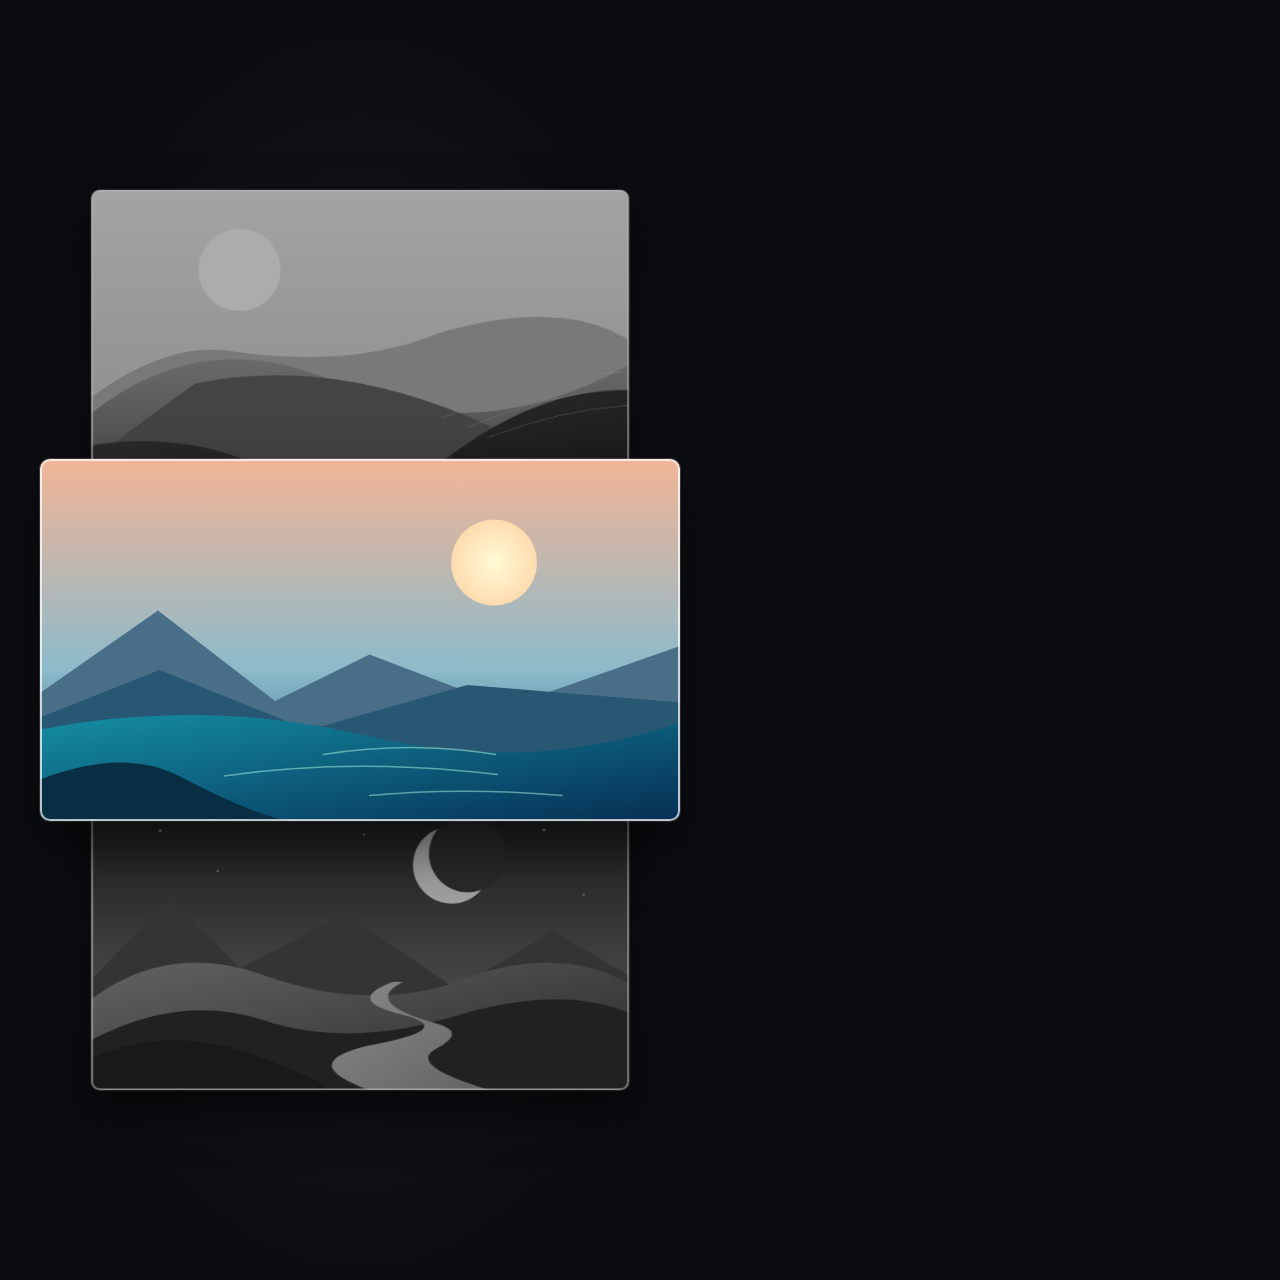
<file: web/advanced/animations/carousel/index.html>
<!doctype html>
<html lang="zh-CN"><head><meta charset="utf-8"><meta name="viewport" content="width=device-width,initial-scale=1"><title>纵向轮播动画</title><link rel="stylesheet" href="style.css"></head><body><main id="stage" aria-label="三张图片纵向循环轮播"><div class="ambient"></div><div id="cards"></div></main><script src="motion.js"></script></body></html>
</file>
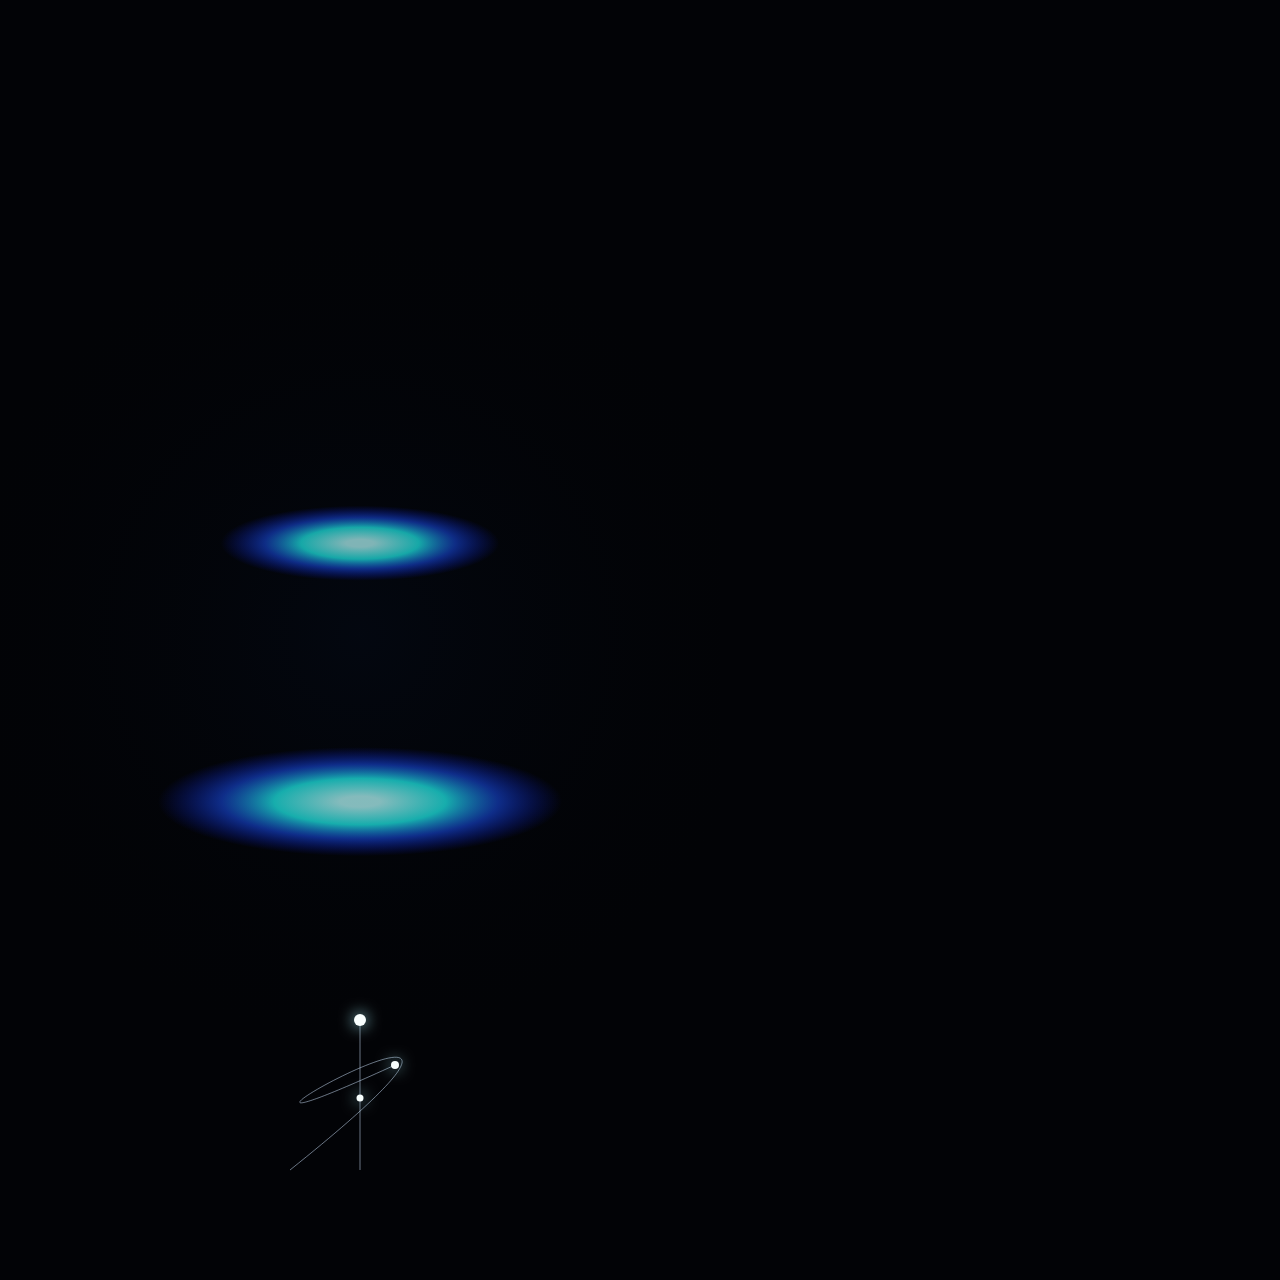
<file: web/advanced/animations/gradient/index.html>
<!doctype html><html lang="zh-CN"><head><meta charset="utf-8"><meta name="viewport" content="width=device-width,initial-scale=1"><title>光带成形 · 动效研究</title><style>html,body{margin:0;background:#020306;width:720px;height:1280px;overflow:hidden}#stage{display:block;width:720px;height:1280px}</style></head><body><canvas id="stage" width="720" height="1280"></canvas><script src="motion.js"></script></body></html>
</file>
<file: web/advanced/animations/carousel/style.css>
*{box-sizing:border-box}html,body{margin:0;width:720px;height:1280px;overflow:hidden;background:#0b0c0f}#stage{position:relative;width:720px;height:1280px;overflow:hidden;background:radial-gradient(ellipse at 50% 51%,#20232a 0%,#111318 37%,#0b0c0f 76%);isolation:isolate}.ambient{position:absolute;inset:190px 70px;background:radial-gradient(ellipse,#d5e2fc0b,transparent 68%);pointer-events:none}.card{position:absolute;left:50%;top:50%;width:640px;height:362px;overflow:hidden;border-radius:10px;background:#181a1e;box-shadow:0 26px 58px #0009,0 0 0 1px #ffffff32;will-change:transform,filter,opacity}.card img{display:block;width:100%;height:100%;object-fit:cover}.card::after{content:"";position:absolute;inset:0;pointer-events:none;box-shadow:inset 0 0 0 2px #ffffffb8;border-radius:inherit}.caption{position:absolute;left:26px;right:26px;bottom:24px;color:white;font:600 25px/1.3 system-ui,sans-serif;letter-spacing:.03em;text-shadow:0 2px 14px #000;overflow-wrap:anywhere;padding-top:25px;background:linear-gradient(transparent,#0005);display:none}
</file>
